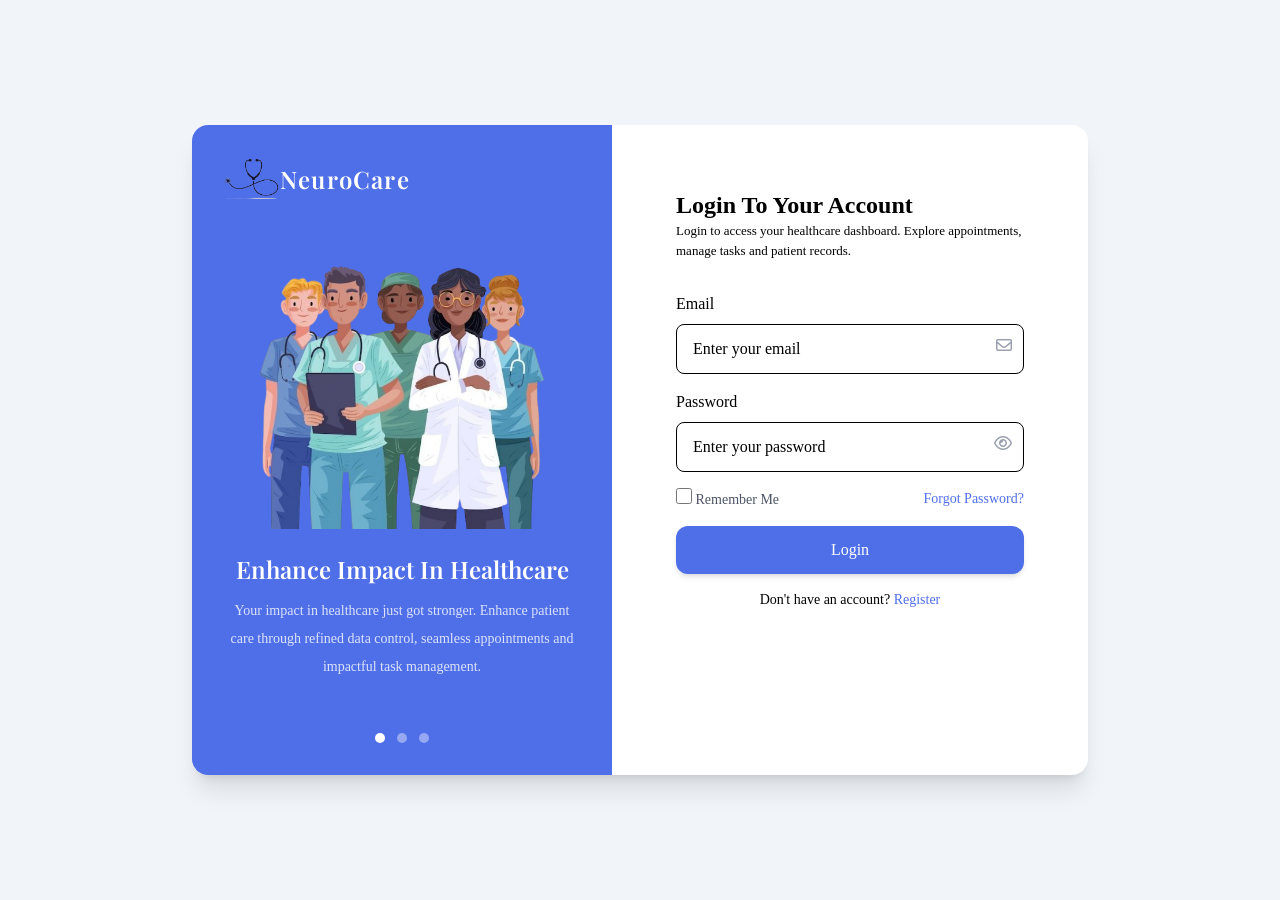
<file: index.html>
<!DOCTYPE html>
<html lang="en">

<head>
    <meta charset="UTF-8">
    <meta name="viewport" content="width=device-width, initial-scale=1.0">
    <title>Document</title>
    <link rel="stylesheet" href="out.css">
    <link href="https://fonts.googleapis.com/css2?family=Playfair+Display:wght@400;500;600;700&display=swap"
        rel="stylesheet">
    <link rel="stylesheet" href="https://cdnjs.cloudflare.com/ajax/libs/font-awesome/6.7.2/css/all.min.css">
</head>

<body class="min-h-screen flex items-center justify-center bg-slate-100 p-4 font-[Inter]">

    <div
        class="login-container w-full max-w-4xl bg-white rounded-2xl shadow-xl overflow-hidden flex flex-col md:flex-row">

        <!-- Left Side -->
        <div class="left-panel w-full md:w-[420px] shrink-0 bg-[#4F6FE8] p-8 flex flex-col">

            <!-- Logo -->
            <div class="flex items-center gap-1 mb-10">
                <img src="img/28c04ddd05d643835bc5ee5cb4ea5fca-removebg-preview (4).png"
                    class="w-14 h-auto object-contain">

                <h1 class="text-white text-2xl font-semibold tracking-wider -ml-1"
                    style="font-family: 'Playfair Display', serif;">
                    NeuroCare
                </h1>
            </div>

            <!-- Slider -->
            <div class="slider flex-1 flex flex-col justify-between">

                <!-- Slides -->
                <div class="slides flex items-center justify-center text-center">

                    <!-- Slide 1 -->
                    <div class="slide flex flex-col items-center justify-center text-center">

                        <img src="img/8b6c7158566965f8b6e557a04a6ae1bc-removebg-preview.png" class="w-72 mb-6 ">

                        <h2 class="text-white text-2xl font-semibold mb-3"
                            style="font-family:'Playfair Display', serif;">
                            Enhance Impact In Healthcare
                        </h2>

                        <p class="text-white/80 text-sm leading-7">
                            Your impact in healthcare just got stronger.
                            Enhance patient care through refined data control,
                            seamless appointments and impactful task management.
                        </p>

                    </div>

                    <!-- Slide 2 -->
                    <div class="slide hidden flex flex-col items-center justify-center text-center">

                        <img src="img/ab5c570e2b954b34fd108c3ceef304e6-removebg-preview.png" class="w-72 mb-6">

                        <h2 class="text-white text-2xl font-semibold mb-3"
                            style="font-family:'Playfair Display', serif;">
                            Manage Your Patients
                        </h2>

                        <p class="text-white/80 text-sm leading-7">
                            Easily organize patient records,
                            monitor treatments and keep all healthcare
                            information in one secure place.
                        </p>

                    </div>

                    <!-- Slide 3 -->
                    <div class="slide hidden flex flex-col items-center text-center">

                        <img src="img/7faa0dea88da090d99ce4a447a9ed5a2__1_-removebg-preview.png" class="w-72 mb-6">

                        <h2 class="text-white text-2xl font-semibold mb-3"
                            style="font-family:'Playfair Display', serif;">
                            Connect With Specialists
                        </h2>

                        <p class="text-white/80 text-sm leading-7">
                            Find the right doctor,
                            schedule appointments and improve communication
                            between patients and specialists.
                        </p>

                    </div>

                </div>

                <!-- Dots -->
                <div class="flex justify-center gap-3 mt-8">

                    <span class="dot w-2.5 h-2.5 rounded-full bg-white"></span>

                    <span class="dot w-2.5 h-2.5 rounded-full bg-white/40"></span>

                    <span class="dot w-2.5 h-2.5 rounded-full bg-white/40"></span>

                </div>

            </div>

        </div>

        <!-- Right Side -->
        <div
            class="right-panel relative overflow-hidden w-full md:w-[520px] min-h-[650px] relative overflow-hidden w-[520px] min-h-[650px]">

            <!-- LOGIN FORM -->
            <div id="loginPage" class="absolute inset-0 p-16 transition-all duration-500 translate-x-0 opacity-100">

                <div class="login-header mb-8">
                    <h2 class="text-2xl font-semibold">
                        Login To Your Account
                    </h2>

                    <p class="text-[13px]">
                        Login to access your healthcare dashboard.
                        Explore appointments, manage tasks and patient records.
                    </p>
                </div>

                <form id="loginForm" class="flex flex-col gap-4">

                    <div class="relative">
                        <label class="block mb-2">Email</label>

                        <i class="fa-regular fa-envelope absolute right-3 top-[45px] text-gray-400"></i>

                        <input type="email" id="loginEmail" placeholder="Enter your email "
                            class="w-full border rounded-lg py-3 px-4 outline-none focus:ring-2 focus:ring-blue-400">
                        <p id="emailError" class="text-red-500 text-sm mt-1 hidden"></p>
                    </div>

                    <div class="relative">
                        <label class="block mb-2">Password</label>

                        <i id="togglePassword"
                            class="fa-regular fa-eye absolute right-3 top-[45px] cursor-pointer text-gray-400"></i>

                        <input type="password" id="loginPassword" placeholder="Enter your password"
                            class="w-full border rounded-lg py-3 px-4 pr-10 outline-none focus:ring-2 focus:ring-blue-400">
                        <p id="passwordError" class="text-red-500 text-sm mt-1 hidden"></p>
                    </div>

                    <div class="flex items-center justify-between text-sm">

                        <div>
                            <input type="checkbox" id="remember" class="w-4 h-4 accent-[#4F6FE8]">
                            <label for="remember" class="text-gray-600">
                                Remember Me
                            </label>
                        </div>

                        <a href="#" class="text-[#4F6FE8] hover:text-[#3f5fd8] hover:underline">
                            Forgot Password?
                        </a>

                    </div>

                    <button type="submit"
                        class="w-full bg-[#4F6FE8] text-white py-3 rounded-xl font-medium shadow-md hover:bg-[#3f5fd8] transition">
                        Login
                    </button>

                    <p class="text-sm text-center">
                        Don't have an account?

                        <a href="#" id="showRegister" class="text-[#4F6FE8] font-medium">
                            Register
                        </a>
                    </p>

                </form>

            </div>

            <!-- REGISTER FORM -->
            <div id="registerForm" class="absolute inset-0 p-6 transition-all duration-500 translate-x-full opacity-0">

                <div class="mb-8">
                    <h2 class="text-2xl font-semibold">
                        Create Your Account
                    </h2>

                    <p class="text-[13px] text-gray-600">
                        Join NeuroCare and start managing healthcare information efficiently.
                    </p>
                </div>

                <form id="formRejister" class="flex flex-col gap-2" autocomplete="off">

                    <div class="relative">
                        <label class="block mb-2">Full Name</label>

                        <i class="fa-regular fa-user absolute right-3 top-[45px] text-gray-400"></i>

                        <input id="fullname" type="text" placeholder="Enter your full name"
                            class="w-full border rounded-lg py-3 px-4 pr-10 outline-none focus:ring-2 focus:ring-blue-400">
                        <p id="fullnameError" class="text-red-500 text-sm mt-1 hidden"></p>
                    </div>

                    <div class="relative">
                        <label class="block mb-2">Email</label>

                        <i class="fa-regular fa-envelope absolute right-3 top-[45px] text-gray-400"></i>

                        <input type="email" id="email" placeholder="Enter your email "
                            class="w-full border rounded-lg py-3 px-4 pr-10 outline-none focus:ring-2 focus:ring-blue-400">
                        <p id="registerEmailError" class="text-red-500 text-sm mt-1 hidden"></p>
                    </div>

                    <div class="relative">
                        <label class="block mb-2">Password</label>

                        <i class="fa-solid fa-lock absolute right-3 top-[45px] text-gray-400"></i>

                        <input type="password" id="password" placeholder="Create password"
                            class="w-full border rounded-lg py-3 px-4 pr-10 outline-none focus:ring-2 focus:ring-blue-400">
                        <p id="passError" class="text-red-500 text-sm mt-1 hidden"></p>
                    </div>
                    <div>
                        <label class="block mb-2">Disease</label>

                        <select id="disease"
                            class="w-full border rounded-lg py-3 px-4 outline-none focus:ring-2 focus:ring-blue-400">

                            <option value="">Select Disease</option>
                            <option>Alzheimer's Disease</option>
                            <option>Parkinson's Disease</option>
                            <option>Epilepsy</option>
                            <option>Schizophrenia</option>
                            <option>Multiple Sclerosis</option>

                        </select>
                        <p id="selectError" class="text-red-500 text-sm mt-1 hidden"></p>
                    </div>


                    <button type="submit" id="creatbtn"
                        class="w-full bg-[#4F6FE8] text-white py-3 rounded-xl font-medium shadow-md hover:bg-[#3f5fd8] transition">
                        Create Account
                    </button>

                    <p class="text-center text-sm text-gray-500">
                        Already have an account?

                        <a href="#" id="showLogin" class="text-[#4F6FE8] font-medium">
                            Login
                        </a>
                    </p>

                </form>

            </div>

        </div>

    </div>

</body>


<script src="js/js.cookie.min.js"></script>
<script>
    const loginPage = document.getElementById("loginPage");
    const registerForm = document.getElementById("registerForm");
    const showregister = document.getElementById("showRegister")
    const showLogin = document.getElementById('showLogin')
    const creatbtn = document.getElementById("creatbtn")
    const formRejister = document.getElementById('formRejister')
    const fullname = document.getElementById('fullname')
    const email = document.getElementById('email')
    const password = document.getElementById('password')
    const disease = document.getElementById("disease");
    const mytoken = 'https://6a3d05e1d8e212699e23457f.mockapi.io/api/patients'
    const registerEmailError = document.getElementById('registerEmailError')
    const passError = document.getElementById('passError')
    const emailRegex = /^[^\s@]+@[^\s@]+\.[^\s@]+$/;
    const passwordRegex = /^(?=.*[A-Za-z])(?=.*\d)[A-Za-z\d]{8,}$/;
    const fullnameError = document.getElementById('fullnameError')
    const selectError = document.getElementById('selectError')
    const remember = document.getElementById('remember')

    const slides = document.querySelectorAll('.slide')
    let currentPage = 0
    let dot = document.querySelectorAll('.dot')


    const loginPassword = document.getElementById('loginPassword')
    const loginEmail = document.getElementById('loginEmail')
    const togglePassword = document.getElementById('togglePassword')



    ///  cookies///
    let emailCookie = Cookies.get('email')
    let passCookie = Cookies.get('password')
    if (emailCookie !== undefined && passCookie !== undefined) {
        tryLogin(emailCookie, passCookie)
        console.log('tryLogin')

    }


    // regex///

    function validateFullname() {
        if (fullname.value.trim() === "") {
            fullname.classList.add("border-red-500", "ring-red-200");
            fullname.classList.remove("border-green-500", "ring-2", "ring-green-200");
            fullnameError.classList.remove("hidden");
            fullnameError.innerText = "please write your Name.";
            return false;
        } else {
            fullname.classList.remove("border-red-500", "ring-red-200");
            fullname.classList.add("border-green-500", "ring-2", "ring-green-200");
            fullnameError.classList.add("hidden");
            fullnameError.innerText = "";
            return true;
        }
    }
    fullname.addEventListener('input', validateFullname);

    function validateEmail() {
        if (emailRegex.test(email.value)) {
            email.classList.remove("border-red-500", "ring-red-200");
            email.classList.add("border-green-500", "ring-2", "ring-green-200");
            registerEmailError.classList.add("hidden");
            registerEmailError.innerText = '';
            return true;
        } else {
            email.classList.add("border-red-500", "ring-2", "ring-red-200");
            email.classList.remove("border-green-500", "ring-2", "ring-green-200");
            registerEmailError.classList.remove("hidden");
            registerEmailError.innerText = "Your email is not valid.";
            return false;
        }
    }
    email.addEventListener('input', validateEmail);

    function validatePassword() {
        if (passwordRegex.test(password.value)) {
            password.classList.remove("border-red-500", "ring-red-200");
            password.classList.add("border-green-500", "ring-2", "ring-green-200");
            passError.classList.add("hidden");
            passError.innerText = '';
            return true;
        } else {
            password.classList.add("border-red-500", "ring-2", "ring-red-200");
            password.classList.remove("border-green-500", "ring-2", "ring-green-200");
            passError.classList.remove("hidden");
            passError.innerText = "Your password is not valid.";
            return false;
        }
    }
    password.addEventListener('input', validatePassword);


    function validateDisease() {
        if (disease.value === "") {
            disease.classList.add("border-red-500");
            disease.classList.remove("border-green-500");
            selectError.classList.remove("hidden");
            selectError.innerText = "please select a option.";
            selectError.classList.add("text-red-500");
            selectError.classList.remove("text-green-500");
            return false;
        } else {
            disease.classList.remove("border-red-500");
            disease.classList.add("border-green-500");
            selectError.classList.add("hidden");
            selectError.innerText = "";
            return true;
        }
    }

    disease.addEventListener("change", validateDisease);

    // regex///




    formRejister.addEventListener('submit', (e) => {
        e.preventDefault();
        console.log("submit");

        /// for local Storage////

        const person = {
            fullname: fullname.value,
            email: email.value,
            password: password.value,
            disease: disease.value
        }
        console.log(person);
        const validName = validateFullname();
        const validEmail = validateEmail();
        const validPass = validatePassword();
        const validDis = validateDisease();

        if (!validName || !validEmail || !validPass || !validDis) {
            return;
        }
        creatbtn.disabled = true;
        fetch(mytoken, {
            method: "GET",
            cache: "no-store",
            headers: {
                "content-type": "application/json"
            }
        })
            .then(res => res.json())
            .then(data => {

                const existUser = data.find(item => item.email === person.email);

                if (existUser) {
                    alert("There is a same user");
                    creatbtn.disabled = false;
                } else {
                    adduser(person);
                }

            });
    })
    function adduser(person) {
        fetch(mytoken, {
            method: 'post',
            headers: { 'content-type': 'application/json' },
            body: JSON.stringify(person)


        }).then(res => {
            if (res.ok) {
                return res.json()
            }
        }).then(data => {
            alert('user added')
            formRejister.reset();
            disease.classList.remove("border-green-500");
            fullname.classList.remove("border-green-500", "ring-2", "ring-green-200");
            email.classList.remove("border-green-500", "ring-2", "ring-green-200");
            password.classList.remove("border-green-500", "ring-2", "ring-green-200");
            registerForm.classList.remove("translate-x-0", "opacity-100");
            registerForm.classList.add("translate-x-full", "opacity-0");
            loginPage.classList.remove("-translate-x-full", "opacity-0");
            loginPage.classList.add("translate-x-0", "opacity-100");
        }).catch(error => {
            alert('user was not added')
        })
    }

    loginPage.addEventListener('submit', (e) => {
        e.preventDefault();
        tryLogin(loginEmail.value, loginPassword.value)



    })



    function tryLogin(userEmail, userPassword) {
        const user = {
            email: userEmail,
            password: userPassword
        }
        const url = new URL(mytoken)
        url.searchParams.append('email', user.email)


        fetch(url, {
            method: 'GET',
            headers: { 'content-type': 'application/json' },
        }).then(res => {
            if (res.ok) {
                return res.json()
            }
        }).then(data => {
            if (data.length == 0) {
                alert("Email not found");
            } else {
                if (data[0].password === user.password) {
                    sessionStorage.setItem('currentPatientId', data[0].id);
                    if (remember.checked) {
                        Cookies.set('email', userEmail, { expires: 7 });
                        Cookies.set('password', userPassword, { expires: 7 });
                    }
                    location.assign('dashboard.html')
                } else {
                    alert('your password is wrong')
                }

            }

        }).catch(error => {
            alert('Try Again')
        })

    }
    togglePassword.addEventListener('click', () => {
        eye()
    })


    function eye() {
        if (loginPassword.type === 'password') {
            loginPassword.type = 'text'
            togglePassword.classList.remove('fa-eye')
            togglePassword.classList.add("fa-eye-slash")
        } else {
            loginPassword.type = 'password'
            togglePassword.classList.add('fa-eye')
            togglePassword.classList.remove("fa-eye-slash")

        }
    }
    function showslide() {

        slides.forEach(slide => {
            slide.classList.add("hidden");
        });
        slides[currentPage].classList.remove("hidden");
        dot.forEach(d => {
            d.classList.remove("bg-white");
            d.classList.add("bg-white/40");
        });
        dot[currentPage].classList.remove("bg-white/40");
        dot[currentPage].classList.add("bg-white");
    }


    dot.forEach(dots => {
        dots.addEventListener('click', () => {
            console.log(dot)
            currentPage++
            if (currentPage === slides.length) {
                currentPage = 0

            }
            showslide()

        })

    })














    showregister.addEventListener('click', (e) => {
        e.preventDefault();

        loginPage.classList.remove("translate-x-0", "opacity-100");
        loginPage.classList.add("-translate-x-full", "opacity-0");

        registerForm.classList.remove("translate-x-full", "opacity-0");
        registerForm.classList.add("translate-x-0", "opacity-100");
    })
    showLogin.addEventListener('click', (e) => {
        e.preventDefault();

        registerForm.classList.remove("translate-x-0", "opacity-100");
        registerForm.classList.add("translate-x-full", "opacity-0");

        loginPage.classList.remove("-translate-x-full", "opacity-0");
        loginPage.classList.add("translate-x-0", "opacity-100");
    })



</script>

</html>
<!-- npx @tailwindcss/cli -i ./src/stylesheet/master.css -o ./src/out.css --watch -->
</file>
<file: out.css>
/*! tailwindcss v4.3.1 | MIT License | https://tailwindcss.com */
@layer properties;
@layer theme, base, components, utilities;
@layer theme {
  :root, :host {
    --font-sans: ui-sans-serif, system-ui, sans-serif, "Apple Color Emoji",
      "Segoe UI Emoji", "Segoe UI Symbol", "Noto Color Emoji";
    --font-mono: ui-monospace, SFMono-Regular, Menlo, Monaco, Consolas, "Liberation Mono",
      "Courier New", monospace;
    --color-red-200: oklch(88.5% 0.062 18.334);
    --color-red-500: oklch(63.7% 0.237 25.331);
    --color-amber-50: oklch(98.7% 0.022 95.277);
    --color-green-200: oklch(92.5% 0.084 155.995);
    --color-green-500: oklch(72.3% 0.219 149.579);
    --color-emerald-500: oklch(69.6% 0.17 162.48);
    --color-emerald-600: oklch(59.6% 0.145 163.225);
    --color-sky-100: oklch(95.1% 0.026 236.824);
    --color-blue-100: oklch(93.2% 0.032 255.585);
    --color-blue-200: oklch(88.2% 0.059 254.128);
    --color-blue-400: oklch(70.7% 0.165 254.624);
    --color-blue-500: oklch(62.3% 0.214 259.815);
    --color-indigo-50: oklch(96.2% 0.018 272.314);
    --color-indigo-400: oklch(67.3% 0.182 276.935);
    --color-slate-100: oklch(96.8% 0.007 247.896);
    --color-slate-500: oklch(55.4% 0.046 257.417);
    --color-slate-600: oklch(44.6% 0.043 257.281);
    --color-slate-800: oklch(27.9% 0.041 260.031);
    --color-gray-400: oklch(70.7% 0.022 261.325);
    --color-gray-500: oklch(55.1% 0.027 264.364);
    --color-gray-600: oklch(44.6% 0.03 256.802);
    --color-black: #000;
    --color-white: #fff;
    --spacing: 0.25rem;
    --container-4xl: 56rem;
    --container-7xl: 80rem;
    --text-sm: 0.875rem;
    --text-sm--line-height: calc(1.25 / 0.875);
    --text-lg: 1.125rem;
    --text-lg--line-height: calc(1.75 / 1.125);
    --text-xl: 1.25rem;
    --text-xl--line-height: calc(1.75 / 1.25);
    --text-2xl: 1.5rem;
    --text-2xl--line-height: calc(2 / 1.5);
    --text-4xl: 2.25rem;
    --text-4xl--line-height: calc(2.5 / 2.25);
    --font-weight-medium: 500;
    --font-weight-semibold: 600;
    --font-weight-bold: 700;
    --tracking-wide: 0.025em;
    --tracking-wider: 0.05em;
    --leading-relaxed: 1.625;
    --radius-lg: 0.5rem;
    --radius-xl: 0.75rem;
    --radius-2xl: 1rem;
    --radius-3xl: 1.5rem;
    --blur-xl: 24px;
    --default-transition-duration: 150ms;
    --default-transition-timing-function: cubic-bezier(0.4, 0, 0.2, 1);
    --default-font-family: var(--font-sans);
    --default-mono-font-family: var(--font-mono);
  }
}
@layer base {
  *, ::after, ::before, ::backdrop, ::file-selector-button {
    box-sizing: border-box;
    margin: 0;
    padding: 0;
    border: 0 solid;
  }
  html, :host {
    line-height: 1.5;
    -webkit-text-size-adjust: 100%;
    tab-size: 4;
    font-family: var(--default-font-family, ui-sans-serif, system-ui, sans-serif, "Apple Color Emoji", "Segoe UI Emoji", "Segoe UI Symbol", "Noto Color Emoji");
    font-feature-settings: var(--default-font-feature-settings, normal);
    font-variation-settings: var(--default-font-variation-settings, normal);
    -webkit-tap-highlight-color: transparent;
  }
  hr {
    height: 0;
    color: inherit;
    border-top-width: 1px;
  }
  abbr:where([title]) {
    -webkit-text-decoration: underline dotted;
    text-decoration: underline dotted;
  }
  h1, h2, h3, h4, h5, h6 {
    font-size: inherit;
    font-weight: inherit;
  }
  a {
    color: inherit;
    -webkit-text-decoration: inherit;
    text-decoration: inherit;
  }
  b, strong {
    font-weight: bolder;
  }
  code, kbd, samp, pre {
    font-family: var(--default-mono-font-family, ui-monospace, SFMono-Regular, Menlo, Monaco, Consolas, "Liberation Mono", "Courier New", monospace);
    font-feature-settings: var(--default-mono-font-feature-settings, normal);
    font-variation-settings: var(--default-mono-font-variation-settings, normal);
    font-size: 1em;
  }
  small {
    font-size: 80%;
  }
  sub, sup {
    font-size: 75%;
    line-height: 0;
    position: relative;
    vertical-align: baseline;
  }
  sub {
    bottom: -0.25em;
  }
  sup {
    top: -0.5em;
  }
  table {
    text-indent: 0;
    border-color: inherit;
    border-collapse: collapse;
  }
  :-moz-focusring {
    outline: auto;
  }
  progress {
    vertical-align: baseline;
  }
  summary {
    display: list-item;
  }
  ol, ul, menu {
    list-style: none;
  }
  img, svg, video, canvas, audio, iframe, embed, object {
    display: block;
    vertical-align: middle;
  }
  img, video {
    max-width: 100%;
    height: auto;
  }
  button, input, select, optgroup, textarea, ::file-selector-button {
    font: inherit;
    font-feature-settings: inherit;
    font-variation-settings: inherit;
    letter-spacing: inherit;
    color: inherit;
    border-radius: 0;
    background-color: transparent;
    opacity: 1;
  }
  :where(select:is([multiple], [size])) optgroup {
    font-weight: bolder;
  }
  :where(select:is([multiple], [size])) optgroup option {
    padding-inline-start: 20px;
  }
  ::file-selector-button {
    margin-inline-end: 4px;
  }
  ::placeholder {
    opacity: 1;
  }
  @supports (not (-webkit-appearance: -apple-pay-button))  or (contain-intrinsic-size: 1px) {
    ::placeholder {
      color: currentcolor;
      @supports (color: color-mix(in lab, red, red)) {
        color: color-mix(in oklab, currentcolor 50%, transparent);
      }
    }
  }
  textarea {
    resize: vertical;
  }
  ::-webkit-search-decoration {
    -webkit-appearance: none;
  }
  ::-webkit-date-and-time-value {
    min-height: 1lh;
    text-align: inherit;
  }
  ::-webkit-datetime-edit {
    display: inline-flex;
  }
  ::-webkit-datetime-edit-fields-wrapper {
    padding: 0;
  }
  ::-webkit-datetime-edit, ::-webkit-datetime-edit-year-field, ::-webkit-datetime-edit-month-field, ::-webkit-datetime-edit-day-field, ::-webkit-datetime-edit-hour-field, ::-webkit-datetime-edit-minute-field, ::-webkit-datetime-edit-second-field, ::-webkit-datetime-edit-millisecond-field, ::-webkit-datetime-edit-meridiem-field {
    padding-block: 0;
  }
  ::-webkit-calendar-picker-indicator {
    line-height: 1;
  }
  :-moz-ui-invalid {
    box-shadow: none;
  }
  button, input:where([type="button"], [type="reset"], [type="submit"]), ::file-selector-button {
    appearance: button;
  }
  ::-webkit-inner-spin-button, ::-webkit-outer-spin-button {
    height: auto;
  }
  [hidden]:where(:not([hidden="until-found"])) {
    display: none !important;
  }
}
@layer utilities {
  .absolute {
    position: absolute;
  }
  .fixed {
    position: fixed;
  }
  .relative {
    position: relative;
  }
  .inset-0 {
    inset: 0;
  }
  .top-1\/2 {
    top: calc(1 / 2 * 100%);
  }
  .top-\[45px\] {
    top: 45px;
  }
  .right-3 {
    right: calc(var(--spacing) * 3);
  }
  .left-4 {
    left: calc(var(--spacing) * 4);
  }
  .mx-auto {
    margin-inline: auto;
  }
  .mt-1 {
    margin-top: var(--spacing);
  }
  .mt-2 {
    margin-top: calc(var(--spacing) * 2);
  }
  .mt-4 {
    margin-top: calc(var(--spacing) * 4);
  }
  .mt-5 {
    margin-top: calc(var(--spacing) * 5);
  }
  .mt-8 {
    margin-top: calc(var(--spacing) * 8);
  }
  .mb-2 {
    margin-bottom: calc(var(--spacing) * 2);
  }
  .mb-3 {
    margin-bottom: calc(var(--spacing) * 3);
  }
  .mb-4 {
    margin-bottom: calc(var(--spacing) * 4);
  }
  .mb-6 {
    margin-bottom: calc(var(--spacing) * 6);
  }
  .mb-8 {
    margin-bottom: calc(var(--spacing) * 8);
  }
  .mb-10 {
    margin-bottom: calc(var(--spacing) * 10);
  }
  .mb-12 {
    margin-bottom: calc(var(--spacing) * 12);
  }
  .-ml-1 {
    margin-left: calc(var(--spacing) * -1);
  }
  .block {
    display: block;
  }
  .flex {
    display: flex;
  }
  .grid {
    display: grid;
  }
  .hidden {
    display: none;
  }
  .h-2 {
    height: calc(var(--spacing) * 2);
  }
  .h-2\.5 {
    height: calc(var(--spacing) * 2.5);
  }
  .h-4 {
    height: calc(var(--spacing) * 4);
  }
  .h-11 {
    height: calc(var(--spacing) * 11);
  }
  .h-14 {
    height: calc(var(--spacing) * 14);
  }
  .h-20 {
    height: calc(var(--spacing) * 20);
  }
  .h-24 {
    height: calc(var(--spacing) * 24);
  }
  .h-auto {
    height: auto;
  }
  .h-full {
    height: 100%;
  }
  .min-h-\[650px\] {
    min-height: 650px;
  }
  .min-h-screen {
    min-height: 100vh;
  }
  .w-2 {
    width: calc(var(--spacing) * 2);
  }
  .w-2\.5 {
    width: calc(var(--spacing) * 2.5);
  }
  .w-4 {
    width: calc(var(--spacing) * 4);
  }
  .w-11 {
    width: calc(var(--spacing) * 11);
  }
  .w-14 {
    width: calc(var(--spacing) * 14);
  }
  .w-20 {
    width: calc(var(--spacing) * 20);
  }
  .w-24 {
    width: calc(var(--spacing) * 24);
  }
  .w-72 {
    width: calc(var(--spacing) * 72);
  }
  .w-\[72\%\] {
    width: 72%;
  }
  .w-\[280px\] {
    width: 280px;
  }
  .w-\[400px\] {
    width: 400px;
  }
  .w-\[520px\] {
    width: 520px;
  }
  .w-full {
    width: 100%;
  }
  .max-w-4xl {
    max-width: var(--container-4xl);
  }
  .max-w-7xl {
    max-width: var(--container-7xl);
  }
  .flex-1 {
    flex: 1;
  }
  .shrink-0 {
    flex-shrink: 0;
  }
  .-translate-x-full {
    --tw-translate-x: -100%;
    translate: var(--tw-translate-x) var(--tw-translate-y);
  }
  .translate-x-0 {
    --tw-translate-x: 0;
    translate: var(--tw-translate-x) var(--tw-translate-y);
  }
  .translate-x-full {
    --tw-translate-x: 100%;
    translate: var(--tw-translate-x) var(--tw-translate-y);
  }
  .-translate-y-1\/2 {
    --tw-translate-y: calc(calc(1 / 2 * 100%) * -1);
    translate: var(--tw-translate-x) var(--tw-translate-y);
  }
  .cursor-pointer {
    cursor: pointer;
  }
  .grid-cols-1 {
    grid-template-columns: repeat(1, minmax(0, 1fr));
  }
  .flex-col {
    flex-direction: column;
  }
  .flex-wrap {
    flex-wrap: wrap;
  }
  .items-center {
    align-items: center;
  }
  .justify-between {
    justify-content: space-between;
  }
  .justify-center {
    justify-content: center;
  }
  .justify-end {
    justify-content: flex-end;
  }
  .gap-1 {
    gap: var(--spacing);
  }
  .gap-2 {
    gap: calc(var(--spacing) * 2);
  }
  .gap-3 {
    gap: calc(var(--spacing) * 3);
  }
  .gap-4 {
    gap: calc(var(--spacing) * 4);
  }
  .gap-6 {
    gap: calc(var(--spacing) * 6);
  }
  .space-y-4 {
    :where(& > :not(:last-child)) {
      --tw-space-y-reverse: 0;
      margin-block-start: calc(calc(var(--spacing) * 4) * var(--tw-space-y-reverse));
      margin-block-end: calc(calc(var(--spacing) * 4) * calc(1 - var(--tw-space-y-reverse)));
    }
  }
  .overflow-hidden {
    overflow: hidden;
  }
  .rounded {
    border-radius: 0.25rem;
  }
  .rounded-2xl {
    border-radius: var(--radius-2xl);
  }
  .rounded-3xl {
    border-radius: var(--radius-3xl);
  }
  .rounded-\[32px\] {
    border-radius: 32px;
  }
  .rounded-full {
    border-radius: calc(infinity * 1px);
  }
  .rounded-lg {
    border-radius: var(--radius-lg);
  }
  .rounded-xl {
    border-radius: var(--radius-xl);
  }
  .border {
    border-style: var(--tw-border-style);
    border-width: 1px;
  }
  .border-green-500 {
    border-color: var(--color-green-500);
  }
  .border-red-500 {
    border-color: var(--color-red-500);
  }
  .border-white\/40 {
    border-color: color-mix(in srgb, #fff 40%, transparent);
    @supports (color: color-mix(in lab, red, red)) {
      border-color: color-mix(in oklab, var(--color-white) 40%, transparent);
    }
  }
  .bg-\[\#4F6FE8\] {
    background-color: #4F6FE8;
  }
  .bg-\[\#4F6FE8\]\/20 {
    background-color: color-mix(in oklab, #4F6FE8 20%, transparent);
  }
  .bg-\[\#4f70e8cc\] {
    background-color: #4f70e8cc;
  }
  .bg-amber-50 {
    background-color: var(--color-amber-50);
  }
  .bg-black\/50 {
    background-color: color-mix(in srgb, #000 50%, transparent);
    @supports (color: color-mix(in lab, red, red)) {
      background-color: color-mix(in oklab, var(--color-black) 50%, transparent);
    }
  }
  .bg-blue-500 {
    background-color: var(--color-blue-500);
  }
  .bg-emerald-500\/20 {
    background-color: color-mix(in srgb, oklch(69.6% 0.17 162.48) 20%, transparent);
    @supports (color: color-mix(in lab, red, red)) {
      background-color: color-mix(in oklab, var(--color-emerald-500) 20%, transparent);
    }
  }
  .bg-gray-400 {
    background-color: var(--color-gray-400);
  }
  .bg-slate-100 {
    background-color: var(--color-slate-100);
  }
  .bg-white {
    background-color: var(--color-white);
  }
  .bg-white\/20 {
    background-color: color-mix(in srgb, #fff 20%, transparent);
    @supports (color: color-mix(in lab, red, red)) {
      background-color: color-mix(in oklab, var(--color-white) 20%, transparent);
    }
  }
  .bg-white\/30 {
    background-color: color-mix(in srgb, #fff 30%, transparent);
    @supports (color: color-mix(in lab, red, red)) {
      background-color: color-mix(in oklab, var(--color-white) 30%, transparent);
    }
  }
  .bg-white\/35 {
    background-color: color-mix(in srgb, #fff 35%, transparent);
    @supports (color: color-mix(in lab, red, red)) {
      background-color: color-mix(in oklab, var(--color-white) 35%, transparent);
    }
  }
  .bg-white\/40 {
    background-color: color-mix(in srgb, #fff 40%, transparent);
    @supports (color: color-mix(in lab, red, red)) {
      background-color: color-mix(in oklab, var(--color-white) 40%, transparent);
    }
  }
  .bg-white\/50 {
    background-color: color-mix(in srgb, #fff 50%, transparent);
    @supports (color: color-mix(in lab, red, red)) {
      background-color: color-mix(in oklab, var(--color-white) 50%, transparent);
    }
  }
  .bg-gradient-to-br {
    --tw-gradient-position: to bottom right in oklab;
    background-image: linear-gradient(var(--tw-gradient-stops));
  }
  .bg-gradient-to-r {
    --tw-gradient-position: to right in oklab;
    background-image: linear-gradient(var(--tw-gradient-stops));
  }
  .from-\[\#4F6FE8\] {
    --tw-gradient-from: #4F6FE8;
    --tw-gradient-stops: var(--tw-gradient-via-stops, var(--tw-gradient-position), var(--tw-gradient-from) var(--tw-gradient-from-position), var(--tw-gradient-to) var(--tw-gradient-to-position));
  }
  .from-blue-100 {
    --tw-gradient-from: var(--color-blue-100);
    --tw-gradient-stops: var(--tw-gradient-via-stops, var(--tw-gradient-position), var(--tw-gradient-from) var(--tw-gradient-from-position), var(--tw-gradient-to) var(--tw-gradient-to-position));
  }
  .via-indigo-50 {
    --tw-gradient-via: var(--color-indigo-50);
    --tw-gradient-via-stops: var(--tw-gradient-position), var(--tw-gradient-from) var(--tw-gradient-from-position), var(--tw-gradient-via) var(--tw-gradient-via-position), var(--tw-gradient-to) var(--tw-gradient-to-position);
    --tw-gradient-stops: var(--tw-gradient-via-stops);
  }
  .to-indigo-400 {
    --tw-gradient-to: var(--color-indigo-400);
    --tw-gradient-stops: var(--tw-gradient-via-stops, var(--tw-gradient-position), var(--tw-gradient-from) var(--tw-gradient-from-position), var(--tw-gradient-to) var(--tw-gradient-to-position));
  }
  .to-sky-100 {
    --tw-gradient-to: var(--color-sky-100);
    --tw-gradient-stops: var(--tw-gradient-via-stops, var(--tw-gradient-position), var(--tw-gradient-from) var(--tw-gradient-from-position), var(--tw-gradient-to) var(--tw-gradient-to-position));
  }
  .bg-center {
    background-position: center;
  }
  .object-contain {
    object-fit: contain;
  }
  .object-cover {
    object-fit: cover;
  }
  .p-1 {
    padding: var(--spacing);
  }
  .p-2 {
    padding: calc(var(--spacing) * 2);
  }
  .p-4 {
    padding: calc(var(--spacing) * 4);
  }
  .p-5 {
    padding: calc(var(--spacing) * 5);
  }
  .p-6 {
    padding: calc(var(--spacing) * 6);
  }
  .p-7 {
    padding: calc(var(--spacing) * 7);
  }
  .p-8 {
    padding: calc(var(--spacing) * 8);
  }
  .p-10 {
    padding: calc(var(--spacing) * 10);
  }
  .p-12 {
    padding: calc(var(--spacing) * 12);
  }
  .p-16 {
    padding: calc(var(--spacing) * 16);
  }
  .px-4 {
    padding-inline: calc(var(--spacing) * 4);
  }
  .py-2 {
    padding-block: calc(var(--spacing) * 2);
  }
  .py-3 {
    padding-block: calc(var(--spacing) * 3);
  }
  .pr-4 {
    padding-right: calc(var(--spacing) * 4);
  }
  .pr-10 {
    padding-right: calc(var(--spacing) * 10);
  }
  .pl-11 {
    padding-left: calc(var(--spacing) * 11);
  }
  .text-center {
    text-align: center;
  }
  .font-\[Inter\] {
    font-family: Inter;
  }
  .text-2xl {
    font-size: var(--text-2xl);
    line-height: var(--tw-leading, var(--text-2xl--line-height));
  }
  .text-4xl {
    font-size: var(--text-4xl);
    line-height: var(--tw-leading, var(--text-4xl--line-height));
  }
  .text-lg {
    font-size: var(--text-lg);
    line-height: var(--tw-leading, var(--text-lg--line-height));
  }
  .text-sm {
    font-size: var(--text-sm);
    line-height: var(--tw-leading, var(--text-sm--line-height));
  }
  .text-xl {
    font-size: var(--text-xl);
    line-height: var(--tw-leading, var(--text-xl--line-height));
  }
  .text-\[13px\] {
    font-size: 13px;
  }
  .leading-7 {
    --tw-leading: calc(var(--spacing) * 7);
    line-height: calc(var(--spacing) * 7);
  }
  .leading-relaxed {
    --tw-leading: var(--leading-relaxed);
    line-height: var(--leading-relaxed);
  }
  .font-bold {
    --tw-font-weight: var(--font-weight-bold);
    font-weight: var(--font-weight-bold);
  }
  .font-medium {
    --tw-font-weight: var(--font-weight-medium);
    font-weight: var(--font-weight-medium);
  }
  .font-semibold {
    --tw-font-weight: var(--font-weight-semibold);
    font-weight: var(--font-weight-semibold);
  }
  .tracking-wide {
    --tw-tracking: var(--tracking-wide);
    letter-spacing: var(--tracking-wide);
  }
  .tracking-wider {
    --tw-tracking: var(--tracking-wider);
    letter-spacing: var(--tracking-wider);
  }
  .text-\[\#4F6FE8\] {
    color: #4F6FE8;
  }
  .text-emerald-600 {
    color: var(--color-emerald-600);
  }
  .text-gray-400 {
    color: var(--color-gray-400);
  }
  .text-gray-500 {
    color: var(--color-gray-500);
  }
  .text-gray-600 {
    color: var(--color-gray-600);
  }
  .text-green-500 {
    color: var(--color-green-500);
  }
  .text-red-500 {
    color: var(--color-red-500);
  }
  .text-slate-500 {
    color: var(--color-slate-500);
  }
  .text-slate-600 {
    color: var(--color-slate-600);
  }
  .text-slate-800 {
    color: var(--color-slate-800);
  }
  .text-white {
    color: var(--color-white);
  }
  .text-white\/75 {
    color: color-mix(in srgb, #fff 75%, transparent);
    @supports (color: color-mix(in lab, red, red)) {
      color: color-mix(in oklab, var(--color-white) 75%, transparent);
    }
  }
  .text-white\/80 {
    color: color-mix(in srgb, #fff 80%, transparent);
    @supports (color: color-mix(in lab, red, red)) {
      color: color-mix(in oklab, var(--color-white) 80%, transparent);
    }
  }
  .capitalize {
    text-transform: capitalize;
  }
  .accent-\[\#4F6FE8\] {
    accent-color: #4F6FE8;
  }
  .opacity-0 {
    opacity: 0%;
  }
  .opacity-100 {
    opacity: 100%;
  }
  .shadow-md {
    --tw-shadow: 0 4px 6px -1px var(--tw-shadow-color, rgb(0 0 0 / 0.1)), 0 2px 4px -2px var(--tw-shadow-color, rgb(0 0 0 / 0.1));
    box-shadow: var(--tw-inset-shadow), var(--tw-inset-ring-shadow), var(--tw-ring-offset-shadow), var(--tw-ring-shadow), var(--tw-shadow);
  }
  .shadow-xl {
    --tw-shadow: 0 20px 25px -5px var(--tw-shadow-color, rgb(0 0 0 / 0.1)), 0 8px 10px -6px var(--tw-shadow-color, rgb(0 0 0 / 0.1));
    box-shadow: var(--tw-inset-shadow), var(--tw-inset-ring-shadow), var(--tw-ring-offset-shadow), var(--tw-ring-shadow), var(--tw-shadow);
  }
  .ring-2 {
    --tw-ring-shadow: var(--tw-ring-inset,) 0 0 0 calc(2px + var(--tw-ring-offset-width)) var(--tw-ring-color, currentcolor);
    box-shadow: var(--tw-inset-shadow), var(--tw-inset-ring-shadow), var(--tw-ring-offset-shadow), var(--tw-ring-shadow), var(--tw-shadow);
  }
  .ring-green-200 {
    --tw-ring-color: var(--color-green-200);
  }
  .ring-red-200 {
    --tw-ring-color: var(--color-red-200);
  }
  .backdrop-blur-xl {
    --tw-backdrop-blur: blur(var(--blur-xl));
    -webkit-backdrop-filter: var(--tw-backdrop-blur,) var(--tw-backdrop-brightness,) var(--tw-backdrop-contrast,) var(--tw-backdrop-grayscale,) var(--tw-backdrop-hue-rotate,) var(--tw-backdrop-invert,) var(--tw-backdrop-opacity,) var(--tw-backdrop-saturate,) var(--tw-backdrop-sepia,);
    backdrop-filter: var(--tw-backdrop-blur,) var(--tw-backdrop-brightness,) var(--tw-backdrop-contrast,) var(--tw-backdrop-grayscale,) var(--tw-backdrop-hue-rotate,) var(--tw-backdrop-invert,) var(--tw-backdrop-opacity,) var(--tw-backdrop-saturate,) var(--tw-backdrop-sepia,);
  }
  .transition {
    transition-property: color, background-color, border-color, outline-color, text-decoration-color, fill, stroke, --tw-gradient-from, --tw-gradient-via, --tw-gradient-to, opacity, box-shadow, transform, translate, scale, rotate, filter, -webkit-backdrop-filter, backdrop-filter, display, content-visibility, overlay, pointer-events;
    transition-timing-function: var(--tw-ease, var(--default-transition-timing-function));
    transition-duration: var(--tw-duration, var(--default-transition-duration));
  }
  .transition-all {
    transition-property: all;
    transition-timing-function: var(--tw-ease, var(--default-transition-timing-function));
    transition-duration: var(--tw-duration, var(--default-transition-duration));
  }
  .duration-500 {
    --tw-duration: 500ms;
    transition-duration: 500ms;
  }
  .outline-none {
    --tw-outline-style: none;
    outline-style: none;
  }
  .hover\:bg-\[\#3f5fd8\] {
    &:hover {
      @media (hover: hover) {
        background-color: #3f5fd8;
      }
    }
  }
  .hover\:bg-\[\#4F6FE8\] {
    &:hover {
      @media (hover: hover) {
        background-color: #4F6FE8;
      }
    }
  }
  .hover\:bg-\[bg-gray-400\] {
    &:hover {
      @media (hover: hover) {
        background-color: bg-gray-400;
      }
    }
  }
  .hover\:bg-amber-50 {
    &:hover {
      @media (hover: hover) {
        background-color: var(--color-amber-50);
      }
    }
  }
  .hover\:bg-gray-400 {
    &:hover {
      @media (hover: hover) {
        background-color: var(--color-gray-400);
      }
    }
  }
  .hover\:text-2xl {
    &:hover {
      @media (hover: hover) {
        font-size: var(--text-2xl);
        line-height: var(--tw-leading, var(--text-2xl--line-height));
      }
    }
  }
  .hover\:text-\[\#3f5fd8\] {
    &:hover {
      @media (hover: hover) {
        color: #3f5fd8;
      }
    }
  }
  .hover\:text-\[\#4F6FE8\] {
    &:hover {
      @media (hover: hover) {
        color: #4F6FE8;
      }
    }
  }
  .hover\:text-amber-50 {
    &:hover {
      @media (hover: hover) {
        color: var(--color-amber-50);
      }
    }
  }
  .hover\:underline {
    &:hover {
      @media (hover: hover) {
        text-decoration-line: underline;
      }
    }
  }
  .focus\:ring-2 {
    &:focus {
      --tw-ring-shadow: var(--tw-ring-inset,) 0 0 0 calc(2px + var(--tw-ring-offset-width)) var(--tw-ring-color, currentcolor);
      box-shadow: var(--tw-inset-shadow), var(--tw-inset-ring-shadow), var(--tw-ring-offset-shadow), var(--tw-ring-shadow), var(--tw-shadow);
    }
  }
  .focus\:ring-\[\#4F6FE8\]\/30 {
    &:focus {
      --tw-ring-color: color-mix(in oklab, #4F6FE8 30%, transparent);
    }
  }
  .focus\:ring-blue-400 {
    &:focus {
      --tw-ring-color: var(--color-blue-400);
    }
  }
  .md\:block {
    @media (width >= 48rem) {
      display: block;
    }
  }
  .md\:flex {
    @media (width >= 48rem) {
      display: flex;
    }
  }
  .md\:hidden {
    @media (width >= 48rem) {
      display: none;
    }
  }
  .md\:inline {
    @media (width >= 48rem) {
      display: inline;
    }
  }
  .md\:w-24 {
    @media (width >= 48rem) {
      width: calc(var(--spacing) * 24);
    }
  }
  .md\:w-\[420px\] {
    @media (width >= 48rem) {
      width: 420px;
    }
  }
  .md\:w-\[520px\] {
    @media (width >= 48rem) {
      width: 520px;
    }
  }
  .md\:flex-row {
    @media (width >= 48rem) {
      flex-direction: row;
    }
  }
  .md\:gap-4 {
    @media (width >= 48rem) {
      gap: calc(var(--spacing) * 4);
    }
  }
  .lg\:grid-cols-2 {
    @media (width >= 64rem) {
      grid-template-columns: repeat(2, minmax(0, 1fr));
    }
  }
}
@property --tw-translate-x {
  syntax: "*";
  inherits: false;
  initial-value: 0;
}
@property --tw-translate-y {
  syntax: "*";
  inherits: false;
  initial-value: 0;
}
@property --tw-translate-z {
  syntax: "*";
  inherits: false;
  initial-value: 0;
}
@property --tw-space-y-reverse {
  syntax: "*";
  inherits: false;
  initial-value: 0;
}
@property --tw-border-style {
  syntax: "*";
  inherits: false;
  initial-value: solid;
}
@property --tw-gradient-position {
  syntax: "*";
  inherits: false;
}
@property --tw-gradient-from {
  syntax: "<color>";
  inherits: false;
  initial-value: #0000;
}
@property --tw-gradient-via {
  syntax: "<color>";
  inherits: false;
  initial-value: #0000;
}
@property --tw-gradient-to {
  syntax: "<color>";
  inherits: false;
  initial-value: #0000;
}
@property --tw-gradient-stops {
  syntax: "*";
  inherits: false;
}
@property --tw-gradient-via-stops {
  syntax: "*";
  inherits: false;
}
@property --tw-gradient-from-position {
  syntax: "<length-percentage>";
  inherits: false;
  initial-value: 0%;
}
@property --tw-gradient-via-position {
  syntax: "<length-percentage>";
  inherits: false;
  initial-value: 50%;
}
@property --tw-gradient-to-position {
  syntax: "<length-percentage>";
  inherits: false;
  initial-value: 100%;
}
@property --tw-leading {
  syntax: "*";
  inherits: false;
}
@property --tw-font-weight {
  syntax: "*";
  inherits: false;
}
@property --tw-tracking {
  syntax: "*";
  inherits: false;
}
@property --tw-shadow {
  syntax: "*";
  inherits: false;
  initial-value: 0 0 #0000;
}
@property --tw-shadow-color {
  syntax: "*";
  inherits: false;
}
@property --tw-shadow-alpha {
  syntax: "<percentage>";
  inherits: false;
  initial-value: 100%;
}
@property --tw-inset-shadow {
  syntax: "*";
  inherits: false;
  initial-value: 0 0 #0000;
}
@property --tw-inset-shadow-color {
  syntax: "*";
  inherits: false;
}
@property --tw-inset-shadow-alpha {
  syntax: "<percentage>";
  inherits: false;
  initial-value: 100%;
}
@property --tw-ring-color {
  syntax: "*";
  inherits: false;
}
@property --tw-ring-shadow {
  syntax: "*";
  inherits: false;
  initial-value: 0 0 #0000;
}
@property --tw-inset-ring-color {
  syntax: "*";
  inherits: false;
}
@property --tw-inset-ring-shadow {
  syntax: "*";
  inherits: false;
  initial-value: 0 0 #0000;
}
@property --tw-ring-inset {
  syntax: "*";
  inherits: false;
}
@property --tw-ring-offset-width {
  syntax: "<length>";
  inherits: false;
  initial-value: 0px;
}
@property --tw-ring-offset-color {
  syntax: "*";
  inherits: false;
  initial-value: #fff;
}
@property --tw-ring-offset-shadow {
  syntax: "*";
  inherits: false;
  initial-value: 0 0 #0000;
}
@property --tw-backdrop-blur {
  syntax: "*";
  inherits: false;
}
@property --tw-backdrop-brightness {
  syntax: "*";
  inherits: false;
}
@property --tw-backdrop-contrast {
  syntax: "*";
  inherits: false;
}
@property --tw-backdrop-grayscale {
  syntax: "*";
  inherits: false;
}
@property --tw-backdrop-hue-rotate {
  syntax: "*";
  inherits: false;
}
@property --tw-backdrop-invert {
  syntax: "*";
  inherits: false;
}
@property --tw-backdrop-opacity {
  syntax: "*";
  inherits: false;
}
@property --tw-backdrop-saturate {
  syntax: "*";
  inherits: false;
}
@property --tw-backdrop-sepia {
  syntax: "*";
  inherits: false;
}
@property --tw-duration {
  syntax: "*";
  inherits: false;
}
@layer properties {
  @supports ((-webkit-hyphens: none) and (not (margin-trim: inline))) or ((-moz-orient: inline) and (not (color:rgb(from red r g b)))) {
    *, ::before, ::after, ::backdrop {
      --tw-translate-x: 0;
      --tw-translate-y: 0;
      --tw-translate-z: 0;
      --tw-space-y-reverse: 0;
      --tw-border-style: solid;
      --tw-gradient-position: initial;
      --tw-gradient-from: #0000;
      --tw-gradient-via: #0000;
      --tw-gradient-to: #0000;
      --tw-gradient-stops: initial;
      --tw-gradient-via-stops: initial;
      --tw-gradient-from-position: 0%;
      --tw-gradient-via-position: 50%;
      --tw-gradient-to-position: 100%;
      --tw-leading: initial;
      --tw-font-weight: initial;
      --tw-tracking: initial;
      --tw-shadow: 0 0 #0000;
      --tw-shadow-color: initial;
      --tw-shadow-alpha: 100%;
      --tw-inset-shadow: 0 0 #0000;
      --tw-inset-shadow-color: initial;
      --tw-inset-shadow-alpha: 100%;
      --tw-ring-color: initial;
      --tw-ring-shadow: 0 0 #0000;
      --tw-inset-ring-color: initial;
      --tw-inset-ring-shadow: 0 0 #0000;
      --tw-ring-inset: initial;
      --tw-ring-offset-width: 0px;
      --tw-ring-offset-color: #fff;
      --tw-ring-offset-shadow: 0 0 #0000;
      --tw-backdrop-blur: initial;
      --tw-backdrop-brightness: initial;
      --tw-backdrop-contrast: initial;
      --tw-backdrop-grayscale: initial;
      --tw-backdrop-hue-rotate: initial;
      --tw-backdrop-invert: initial;
      --tw-backdrop-opacity: initial;
      --tw-backdrop-saturate: initial;
      --tw-backdrop-sepia: initial;
      --tw-duration: initial;
    }
  }
}
</file>
